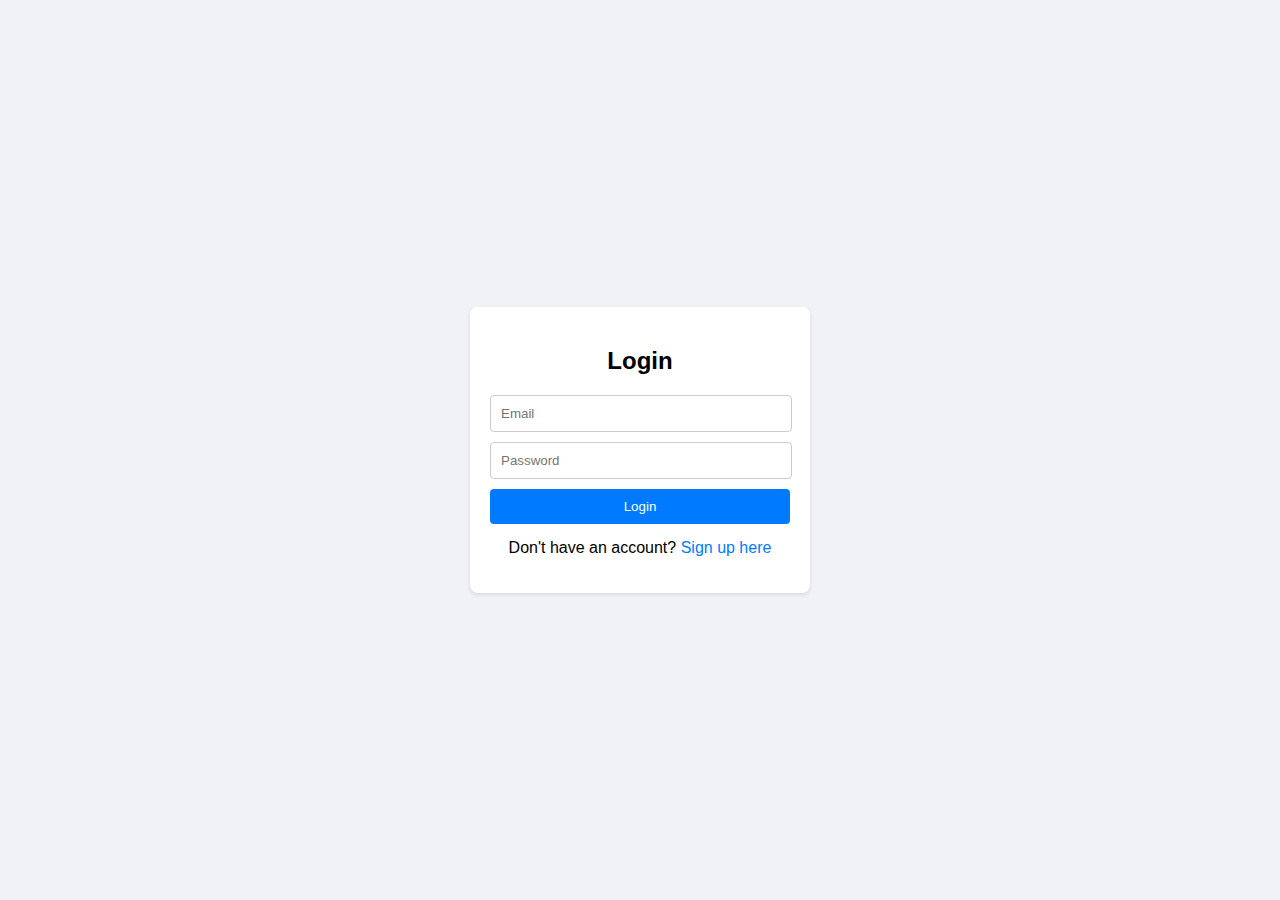
<file: SMARTBILLING/index.html>
<!DOCTYPE html>
<html lang="en">
<head>
    <meta charset="UTF-8">
    <meta name="viewport" content="width=device-width, initial-scale=1.0">
    <title>Login</title>
    <link rel="stylesheet" href="login.css">
</head>
<body>
    <div class="auth-container">
        <h2>Login</h2>
        <form id="loginForm">
            <input type="email" id="loginEmail" placeholder="Email" required>
            <input type="password" id="loginPassword" placeholder="Password" required>
            <button type="submit">Login</button>
        </form>
        <p>Don't have an account? <a href="signup.html">Sign up here</a></p>
    </div>

    <script src="login.js"></script>
</body>
</html>
</file>
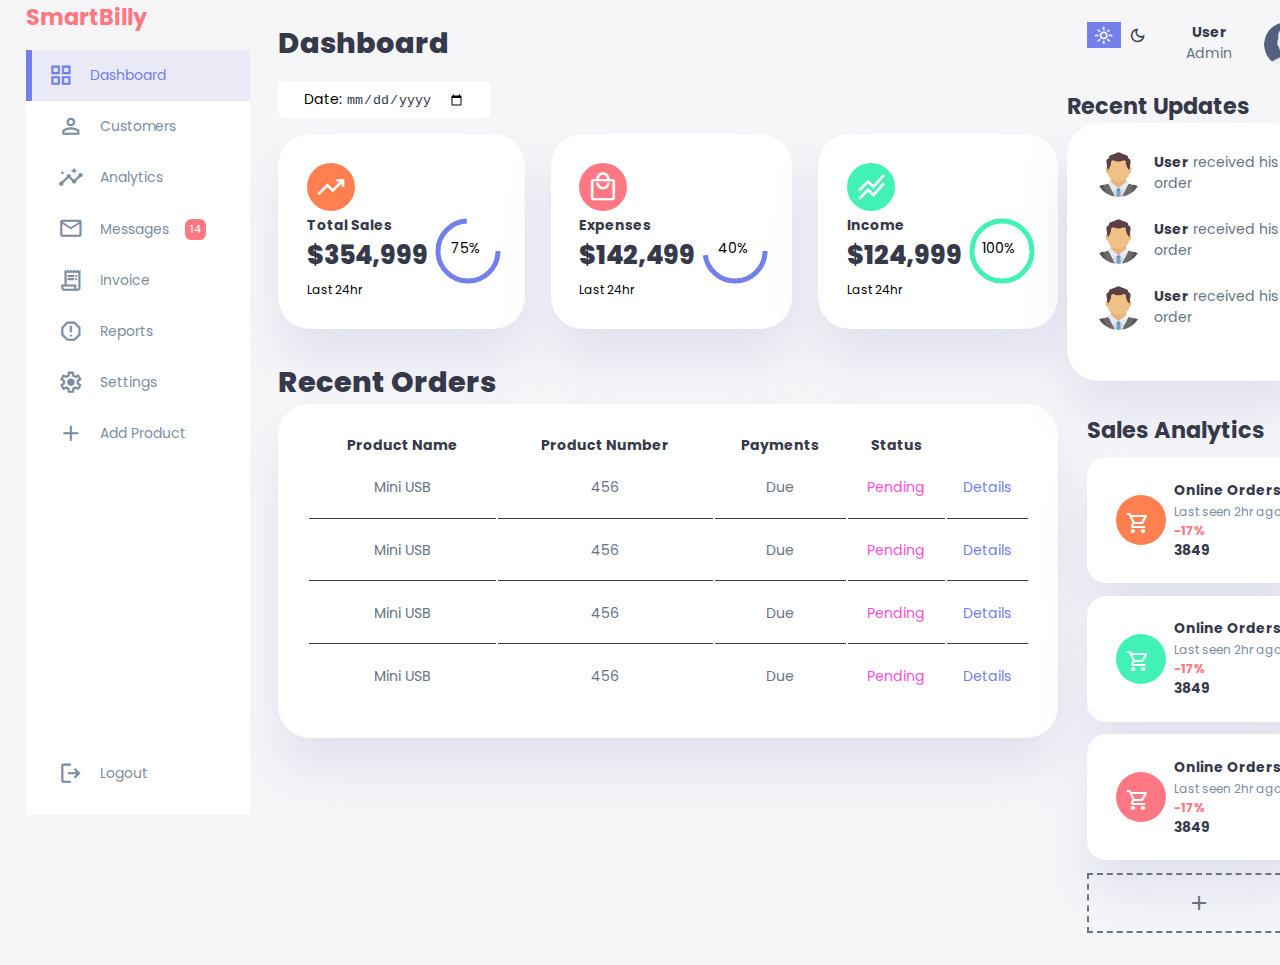
<file: SMARTBILLING/index1.html>
<!DOCTYPE html>
<html lang="en">
<head>
    <meta charset="UTF-8">
    <meta name="viewport" content="width=device-width, initial-scale=1.0">
    <title>AdminDashboard</title>
    <link rel="stylesheet" href="https://fonts.googleapis.com/css2?family=Material+Symbols+Outlined:opsz,wght,FILL,GRAD@24,400,0,0" />
    <link rel="stylesheet" href="index.css">
</head>
<body>


    <script>
        // Check if the user is logged in
        if (!localStorage.getItem('loggedInUser')) {
            // If not logged in, redirect to the login page
            window.location.href = '#';
        }
    </script>


    <div class="container">
        <!-- Aside -->
         <!-- <button id="menu_bar"></button> -->
        <aside>
            <!-- top start -->
            <div class="top">

                <!-- logo -->
                <div class="logo">
                    <h2><span class="danger">SmartBilly</span></h2>
                </div>
                
                <!-- close -->
                <div class="close" id= "close_btn">
                    <span  class="material-symbols-outlined">
                        close
                        </span>
                </div>
            </div>
            <!-- end top -->




            <div class="sidebar">
                <a href="#" class="active">
                    <span class="material-symbols-outlined"> grid_view </span>
                    <h3>Dashboard</h3>
                </a>

                <a href="#" >
                    <span class="material-symbols-outlined"> person_outline </span>
                    <h3>Customers</h3>
                </a>

                <a href="analytics.html">
                    <span class="material-symbols-outlined"> insights</span>
                    <h3>Analytics</h3>
                </a>

                <a href="#">
                    <span class="material-symbols-outlined"> mail_outline </span>
                    <h3>Messages</h3>
                    <span class="msg_count">14</span>
                </a>

                <a href="invoice.html">
                    <span class="material-symbols-outlined">receipt_long </span>
                    <h3>Invoice</h3>
                </a>

                <a href="#">
                    <span class="material-symbols-outlined">report_gmailerrorred</span>
                    <h3>Reports</h3>
                </a>
                <a href="#">
                    <span class="material-symbols-outlined">settings</span>
                    <h3>Settings</h3>
                </a>
                <a href="#">
                    <span class="material-symbols-outlined">add</span>
                    <h3>Add Product</h3>
                </a>
                <a href="#">
                    <span class="material-symbols-outlined">logout</span>
                    <h3>Logout</h3>
                </a>

            </div>
        </aside>



        <!-- Main -->
        <main>
            <h1>Dashboard</h1>

            <div class="date">
                Date: <input type="date" >
            </div>

            <div class="insights">

                <!-- selling -->
                <div class="sales">
                    <span class="material-symbols-outlined">trending_up</span>
                    <div class="middle">
                        <div class="left">
                            <h3>Total Sales</h3>
                            <h1>$354,999</h1>
                        </div>
                        <div class="progress">
                            <svg>
                                <circle r="30" cy="40" cx="40"></circle>
                            </svg>
                             <div class="number">75%</div>
                        </div>
                    </div>
                    <small>Last 24hr</small>
                </div>

                
                <!-- expenses -->
                <div class="expenses">
                    <span class="material-symbols-outlined">local_mall</span>
                    <div class="middle">
                        <div class="left">
                            <h3>Expenses</h3>
                            <h1>$142,499</h1>
                        </div>
                        <div class="progress">
                            <svg>
                                <circle r="30" cy="40" cx="40"></circle>
                            </svg>
                             <div class="number">40%</div>
                        </div>
                    </div>
                    <small>Last 24hr</small>
                </div>


                <!-- income -->
                <div class="income">
                    <span class="material-symbols-outlined">stacked_line_chart</span>
                    <div class="middle">
                        <div class="left">
                            <h3>Income</h3>
                            <h1>$124,999</h1>
                        </div>
                        <div class="progress">
                            <svg>
                                <circle r="30" cy="40" cx="40"></circle>
                            </svg>
                             <div class="number">100%</div>
                        </div>
                    </div>
                    <small>Last 24hr</small>
                </div>
            </div>
            <!-- insights end -->


            <!-- start recent order -->
             <div class="recent_order">
                <h1>Recent Orders</h1>
                <table>
                    <thead>
                      <tr>
                        <th>Product Name</th>
                        <th>Product Number</th>
                        <th>Payments</th>
                        <th>Status</th>
                      </tr>
                    </thead>

                    <tbody>

                        <tr>
                            <td>Mini USB</td>
                            <td>456</td>
                            <td>Due</td>
                            <td class="warning">Pending</td>
                            <td class="primary">Details</td>
                             
                        </tr>

                        <tr>
                            <td>Mini USB</td>
                            <td>456</td>
                            <td>Due</td>
                            <td class="warning">Pending</td>
                            <td class="primary">Details</td>
                             
                        </tr>

                        <tr>
                            <td>Mini USB</td>
                            <td>456</td>
                            <td>Due</td>
                            <td class="warning">Pending</td>
                            <td class="primary">Details</td>
                             
                        </tr>

                        <tr>
                            <td>Mini USB</td>
                            <td>456</td>
                            <td>Due</td>
                            <td class="warning">Pending</td>
                            <td class="primary">Details</td>
                             
                        </tr>

                    </tbody>
                </table>
             </div>

            <!-- end recent order -->

        </main>

        <!-- right -->
         <div class="right">
            <div class="top">
                <button id="menu_bar">
                    <span class="material-symbols-outlined">menu</span>
                </button>

                <div class="theme-toggler">
                    <span class="material-symbols-outlined active">light_mode</span>
                    <span class="material-symbols-outlined">dark_mode</span>
                </div>

                <div class="profile">
                    <div class="info">
                        <p><b>User</b></p>
                        <p>Admin</p>
                        <small class="text-muted"></small>
                    </div>

                    <div class="profile_photo">
                        <img src="user.png" alt="User">
                    </div>
                </div>
            </div>
           <!-- end top -->
            
            <!-- recent updates -->
            <div class="recent_updates">
                <h2>Recent Updates</h2>

            <div class="updates">
                <div class="update">
                    <div class="profile_photo">
                        <img src="user1.png" alt="">
                    </div>

                    <div class="message">
                        <p><b>User</b> received his order</p>
                    </div>
                </div>

                <div class="update">
                    <div class="profile_photo">
                        <img src="user1.png" alt="">
                    </div>

                    <div class="message">
                        <p><b>User</b> received his order</p>
                    </div>
                </div>

                <div class="update">
                    <div class="profile_photo">
                        <img src="user1.png" alt="">
                    </div>

                    <div class="message">
                        <p><b>User</b> received his order</p>
                    </div>
                </div>
            </div>
           
            </div>
            <!-- end recent updates -->

            <!-- start sale analytic -->
            <div class="sales_analytics">
                <h2>Sales Analytics</h2>

                <div class="item online">
                    <div class="icon">
                        <span class="material-symbols-outlined">shopping_cart</span>
                    </div>

                    <div class="right_text">
                        <div class="info">
                            <h3>Online Orders</h3>
                            <small class="text-muted">Last seen 2hr ago</small>
                        </div>
                        <h5 class="danger">-17%</h5>
                        <h3>3849</h3>
                    </div>
                </div>


                <div class="item online">
                    <div class="icon">
                        <span class="material-symbols-outlined">shopping_cart</span>
                    </div>

                    <div class="right_text">
                        <div class="info">
                            <h3>Online Orders</h3>
                            <small class="text-muted">Last seen 2hr ago</small>
                        </div>
                        <h5 class="danger">-17%</h5>
                        <h3>3849</h3>
                    </div>
                </div>


                <div class="item online">
                    <div class="icon">
                        <span class="material-symbols-outlined">shopping_cart</span>
                    </div>

                    <div class="right_text">
                        <div class="info">
                            <h3>Online Orders</h3>
                            <small class="text-muted">Last seen 2hr ago</small>
                        </div>
                        <h5 class="danger">-17%</h5>
                        <h3>3849</h3>
                    </div>
                </div>

            </div>
            <!-- end sale analytic -->
            <div class="item add_products">
                <div>
                    <span class="material-symbols-outlined">add</span>
                </div>
            </div>

         </div>

         <!--  -->
        



    </div>



    <script src ="index.js"></script>
</body>
</html>
</file>
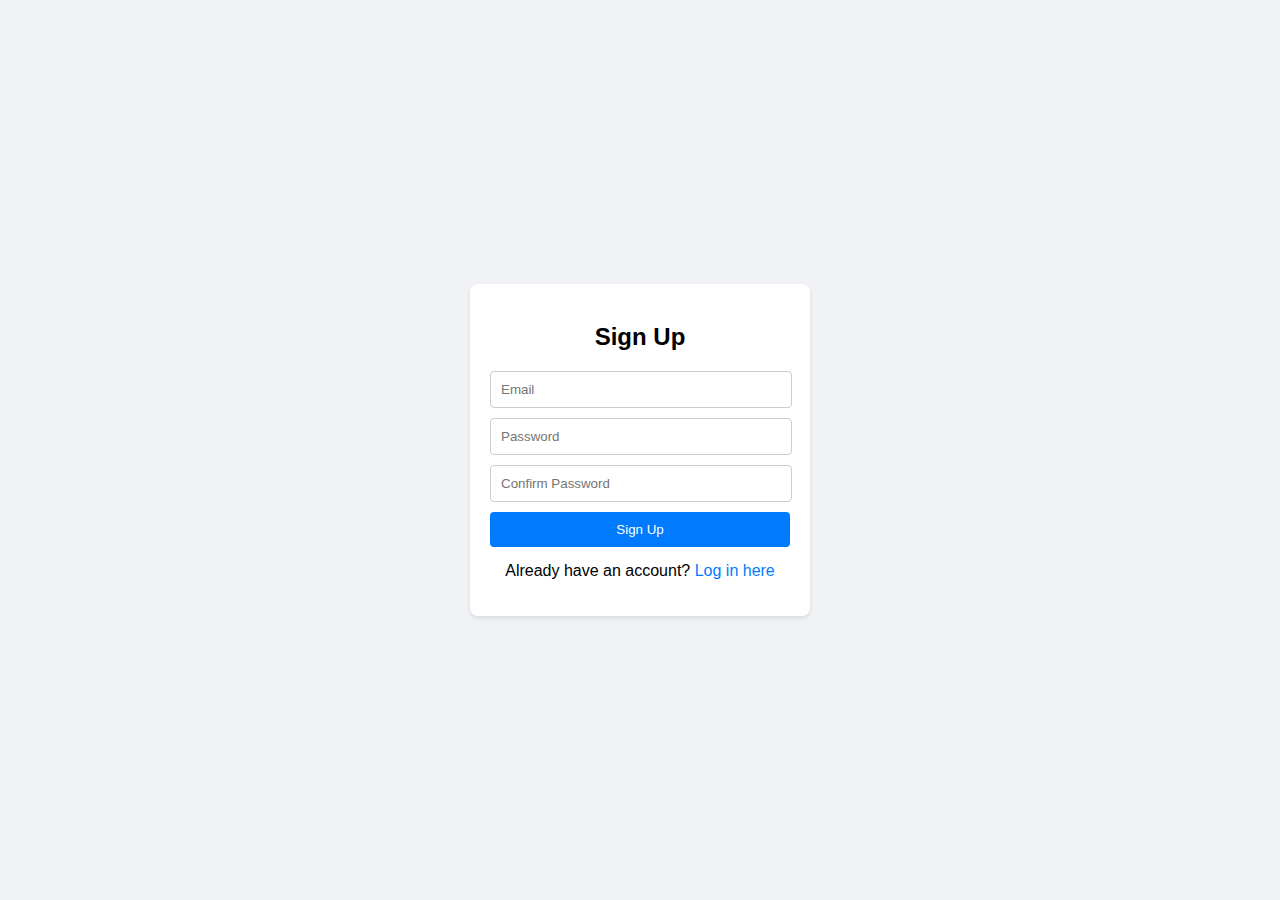
<file: SMARTBILLING/signup.html>
<!DOCTYPE html>
<html lang="en">
<head>
    <meta charset="UTF-8">
    <meta name="viewport" content="width=device-width, initial-scale=1.0">
    <title>Sign Up</title>
    <link rel="stylesheet" href="login.css">
</head>
<body>
    <div class="auth-container">
        <h2>Sign Up</h2>
        <form id="signupForm">
            <input type="email" id="signupEmail" placeholder="Email" required>
            <input type="password" id="signupPassword" placeholder="Password" required>
            <input type="password" id="confirmPassword" placeholder="Confirm Password" required>
            <button type="submit">Sign Up</button>
        </form>
        <p>Already have an account? <a href="login.html">Log in here</a></p>
    </div>

    <script src="login.js"></script>
</body>
</html>
</file>
<file: SMARTBILLING/login.css>
body {
    font-family: Arial, sans-serif;
    background-color: #f0f2f5;
    display: flex;
    justify-content: center;
    align-items: center;
    height: 100vh;
    margin: 0;
}

.auth-container {
    background-color: #fff;
    padding: 20px;
    border-radius: 8px;
    box-shadow: 0 2px 4px rgba(0, 0, 0, 0.1);
    width: 300px;
    text-align: center;
}

.auth-container h2 {
    margin-bottom: 20px;
}

.auth-container input {
    width: calc(100% - 20px);
    padding: 10px;
    margin-bottom: 10px;
    border: 1px solid #ccc;
    border-radius: 4px;
}

.auth-container button {
    width: 100%;
    padding: 10px;
    background-color: #007bff;
    color: #fff;
    border: none;
    border-radius: 4px;
    cursor: pointer;
}

.auth-container button:hover {
    background-color: #0056b3;
}

.auth-container p {
    margin-top: 15px;
}

.auth-container a {
    color: #007bff;
    text-decoration: none;
}

.auth-container a:hover {
    text-decoration: underline;
}
</file>
<file: SMARTBILLING/index.css>
@import url('https://fonts.googleapis.com/css2?family=Poppins:ital,wght@0,100;0,200;0,300;0,400;0,500;0,600;0,700;0,800;0,900;1,100;1,200;1,300;1,400;1,500;1,600;1,700;1,800;1,900&display=swap');

:root{
    --clr-primary: #7380ec;
    --clr-danger: #ff7782;
    --clr-success:#41f1b6;
    --clr-white: #fff;
    --clr-info-dark: #7d8da1;
    --clr-dark: #363949;
    --clr-warning: #ff4edc;
    --clr-light: rgba(132,139,200,0.18);
    --clr-primary-variant: #111e88;
    --clr-dark-variant: #677483;
    --clr-color-background: #f6f6f9;

    --card-border-radius: 2rem;
    --border-radius-1: 0.4rem;
    --border-radius-2: 0.8rem;
    --border-radius-3: 1.2rem;

    --card-padding: 1.8rem;
    --padding-1: 1.2rem;
    --box-shadow: 0 2rem 3rem var(--clr-light);
}

/* dark theme */

.dark-theme-variables{
    --clr-color-background: #181a1e;
    --clr-white: #202528;
    --clr-light: rgba(0,0,0,0.4);
    --clr-dark: #edeffd;
    --clr-dark-variant: #677483;
    --box-shadow: 0 2rem 3rem var(--clr-light);
}




*{

    margin: 0;
    padding: 0;
    box-sizing: border-box;
    text-decoration: none;
    border: 0;
    list-style: none;
    appearance: none;
}

body{
    font-family: 'Poppins', sans-serif;
    width: 100vw;
    height: 100vh;
    font-size: 0.88rem;
    user-select: none;
    overflow-x: hidden;
    background: var(--clr-color-background) ;
}

.container{
    display: grid;
    width: 96%;
    gap:1.8rem;
    grid-template-columns: 14rem auto 14rem;
    margin: 0 auto;
}

a{
    color: var(--clr-dark);

}

h1{
    font-weight: 800;
    font-size: 1.8rem ;
}

h2{
    font-size: 1.4rem;
}

h3{
    font-size: 0.87rem;
}

h4{
    font-size: 0.8rem;
}

h5{
    font-size: 0.77rem;
}

small{
    font-size: 0.75rem;
}


.profile_photo img{
    width: 2.8rem;
    height: 2.8rem;
    border-radius: 50%;
    overflow: hidden;
}

.text-muted{
    color: var(--clr-info-dark);

}

p{
    color: var(--clr-dark-variant);
}

b{
    color: var(--clr-dark);
}

.primary{
    color: var(--clr-primary);
}

.success{
    color: var(--clr-success);
}

.danger{
    color: var(--clr-danger);
}

.warning{
    color: var(--clr-warning);
}


/* aside */

aside{
    height: 100vh ;
}

aside.top{
    background-color: var(--clr-white);
    display: flex;
    justify-content: space-around;
    align-items: center;
    margin-top: 1.4rem;

}

aside.logo{
    display: flex;
    gap: 1rem;
    /* padding-left: 2rem; */
}

aside .top div.close{
    display: none;
}

/* Sidebar */

aside .sidebar{
    background-color: var(--clr-white);
    display: flex;
    flex-direction: column;
    height: 85vh;
    position: relative;
    top: 1rem;
}

aside h3{
    font-weight: 400;
}

aside .sidebar a{
    display: flex;
    color: var(--clr-info-dark);
    margin-left: 2rem;
    gap: 1rem;
    align-items: center;
    height: 3.2rem;
    transition: all .1s ease-in;
}

aside .sidebar a span{
    font-size: 1.6rem;
    transition: all .1s ease-in;
}

aside .sidebar a:last-child{
    position: absolute;
    bottom: 1rem;
    width: 100%;
}

aside .sidebar a.active{
    background: var(--clr-light);
    color: var(--clr-primary);
    margin-left: 0;
    /* border-left: 5px solid var(--clr-primary); */
}

aside .sidebar a.active::before{
    content: '';
    width: 6px;
    height: 100%;
    background-color: var(--clr-primary);
}

aside .sidebar a:hover{
    color: var(--clr-primary);
}

aside .sidebar a:hover span{
    margin-left: 1rem;
    transition: .4s ease;
}

aside .sidebar a span.msg_count{
    background: var(--clr-danger);
    color: var(--clr-white);
    padding: 2px 5px;
    font-size: 11px;
    border-radius: var(--border-radius-1) ;
}


/* MAIN SECTION */


main{
    margin-top: 1.4rem;
    width: auto;
}

main input{
    background-color: transparent;
    border: 0;
    outline: 0;
    color: var(--clr-dark);

}

main .date{
    display: inline-block;
    background-color: var(--clr-white);
    border-radius: var(--border-radius-1);
    margin-top: 1rem;
    padding: 0.5rem 1.6rem;


}

main .insights{
    display: grid;
    grid-template-columns: repeat(3,1fr);
    gap: 1.6rem;

}

main .insights>div{
    background-color: var(--clr-white);
    padding: var(--card-padding);
    border-radius: var(--card-border-radius);
    margin-top: 1rem;
    box-shadow: var(--box-shadow);
    transition: all .3s ease;
}

main .insights > div:hover{
    box-shadow: none;
}

main .insights > div span{
    background: coral;
    padding: 0.5rem;
    border-radius: 50%;
    color: var(--clr-white);
    font-size: 2rem;

}

main .insights > div.expenses span{
    background: var(--clr-danger);
}

main .insights > div.income span{
    background: var(--clr-success);
}

main .insights > div .middle{
    display: flex;
    align-items: center;
    justify-content: space-between;

}

main .insights > div .middle h1{
    font-size: 1.6rem;
}

main h1{
    color: var(--clr-dark);
}

main .insights h1{
    color: var(--clr-dark);
}

main .insights h3{
    color: var(--clr-dark);
}

main .insights p{
    color: var(--clr-dark);
}

main .insights .progress{
    position:relative;
    height: 68px;
    width: 68px;
    border-radius: 50px;
}

main .insights svg{
    height: 150px;
    width: 150px;
    position: absolute;
    top: 0;
}

main .insights svg circle{
    fill: none;
    stroke: var(--clr-primary);
    transform: rotate(270, 80, 80);
    stroke-width: 5;
}

main .insights .sales svg circle{
    stroke-dashoffset: 10;
    stroke-dasharray: 150;
}

main .insights .expenses svg circle{
    stroke-dashoffset: 60;
    stroke-dasharray: 150;
}

main .insights .income svg circle{
    stroke: var(--clr-success);
}

main .insights .progress .number{
    position: absolute;
    top: 5%;
    left: 5%;
    height: 100%;
    width: 100%;
    display: flex;
    justify-content: center;
    align-items: center;
}

main .recent_order{
    margin-top: 2rem;
}

main .recent_order h2{
    color: var(--clr-dark);
}

main .recent_order table{
    background-color: var(--clr-white);
    width: 100%;
    border-radius: var(--card-border-radius);
    padding: var(--card-padding);
    text-align: center;
    box-shadow: var(--box-shadow);
    transition: all .3s ease;
    color: var(--clr-dark);
}

main .recent_order table:hover{
    box-shadow: none;
}

main table tbody tr{
    height: 3.8rem;
    border-radius: 1px solid var(--clr-white);
    color: var(--clr-dark-variant)
}

main table tbody td{
    height: 3.8rem;
    border-bottom: 1px solid var(--clr-dark);

}

main table tbody tr:last-child td{
    border: none;
}

main .recent_order a{
    text-align: center;
    display: block;
    margin: 1rem;

}

/* right side */

.right{
    margin-top: 1.4rem;

}

.right h2{
    color: var(--clr-dark);
}

.right .top{
    display: flex;
    justify-content: start;
    gap:2rem;
}

.right .top button{
    display: none;
}

.right .theme-toggler {
    color: var(--clr-dark);
    display: flex;
    justify-content: space-between;
    height: 1.6rem;
    width: 4.2rem;
    cursor: pointer;
    border-radius: var(--border-radius-1);
}

.right .theme-toggler span{
    font-size: 1.2rem;
    width: 50%;
    height: 100%;
    display: flex;
    align-items: center;
    justify-content: center;
}

.right .theme-toggler span.active{
    background-color: var(--clr-primary);
    color: var(--clr-white);
}

.right .top .profile{
    display: flex;
    gap: 2rem;
    text-align: center;

}

.right .info h3{
    color: var(--clr-dark);
}

.right .item h3{
    color: var(--clr-dark);
}

/* recent orders */


.right .recent_updates{
    margin-top: 1rem;
    margin-left: -20px;

}

.right .recent_updates .updates {
    background: var(--clr-white);
    padding: var(--card-padding);
    border-radius: var(--card-border-radius);
    box-shadow: var(--box-shadow);
    transition: all .3s ease;
}

.right .recent_updates .updates:hover{
    box-shadow: none;
}

.right .recent_updates .update{
    display: grid;
    grid-template-columns: 2.6rem auto;
    gap: 1rem;
    margin-bottom: 1rem;
}

/* sales analytics */

.right .sales_analytics{
    margin-top: 2rem;
}

.right .sales_analytics .item{
    background-color: var(--clr-white);
    display: flex;
    justify-content: space-between;
    align-items: center;
    gap: 1;
    margin: 10px 0;
    width: 100%;
    margin-bottom: 0.8rem;
    padding: 1.4rem var(--card-padding);
    border-radius: var(--border-radius-3);
    box-shadow: var(--box-shadow);

}

.right .sales_analytics .item:hover{
    box-shadow: none;

}

.right .sales_analytics .item .icon{
    background: coral;
    padding: .6rem;
    color: var(--clr-white);
    border-radius: 50%;
    height: 50px;
    width: 50px;
    line-height: 50px;
    align-items: center;

}


.right .sales_analytics .item:nth-child(3) .icon{
    background-color: var(--clr-success);
}

.right .sales_analytics .item:nth-child(4) .icon{
    background-color: var(--clr-danger);
}

.right .sales_analytics .item .right{
    margin-left: 15px;
    display: flex;
}


.add_products div{
    display: flex;
    height: 60px;
    width: 100%;
    text-align: center;
    justify-content: center;
    align-items: center;
    border: 2px dashed;
    color: var(--clr-dark-variant);
    margin-bottom: 2rem;
}








/* Media query */


@media screen and (max-width:1200px) {
    .container{
        width: 94%;
        grid-template-columns: 7rem auto 14rem;

    }

    aside .sidebar h3{
        display: none;
    }

    aside .sidebar a:last-child{
        position: relative;
        margin-top: 1.8rem;
    }

    main .insights{
        display: grid;
        grid-template-columns: repeat(1,1fr);
    }
}


@media screen and (max-width:768px) {
    .container{
        width: 100%;
        grid-template-columns: repeat(1,1fr);
    }

    aside{
        position: fixed;
        width: 18rem;
        z-index: 3;
        background: var(--clr-white);
        display: none;
        left: -100px;
        animation: menuAni 1s forwards;
    }

    aside .logo h2{
        display: inline;
    }

    aside .sidebar h3{
        display: inline;
    }

    @keyframes menuAni {
        to{
            left:0;
        }
    }
    /* aside .logo h2{
        display:inline;

    } */


    aside .sidebar a{
        width: 100%;
        height: 3.4rem;
    }

    

    aside .top div.close span{
        display: inline;
        position: absolute;
        right: 0px;
        margin-right: 30px;
        font-size: 35px;
    }

    

    .right .top{
       position: fixed;
       top: 0;
       left: 0;
       display: flex;
       justify-content: center;
       align-items: center;
       padding: 0 0.8rem ;
       background: var(--clr-white);
       width: 100%;
       height: 4.6rem;
       z-index: 2;
       box-shadow: 0 1rem 1rem var(--box-shadow);
       margin: 0;

    }
   
    main .insights{
        display: grid;
        grid-template-columns: repeat(1,1fr);
        gap: 1.6rem;
        padding: 40px;
    }

    main .recent_order{
        padding: 30px;
        margin: 0 auto;
    }

    .right .profile{
        position:absolute;
        left: 70%;

    }
     
    /* .right .top .theme-toggler{
        width: 4.4rem;
        position: absolute;

    } */

    .right .recent_updates{
        padding: 30px;
    }

    .right .sales_analytics{
        padding: 30px;
    }

    .add_products {
        padding: 30px;
    }

    .right .top button{
        display: inline-block;
        background: transparent;
        cursor: pointer;
        color: var(--clr-dark);
        position: absolute;
        left: 1rem;
    }



}
</file>
